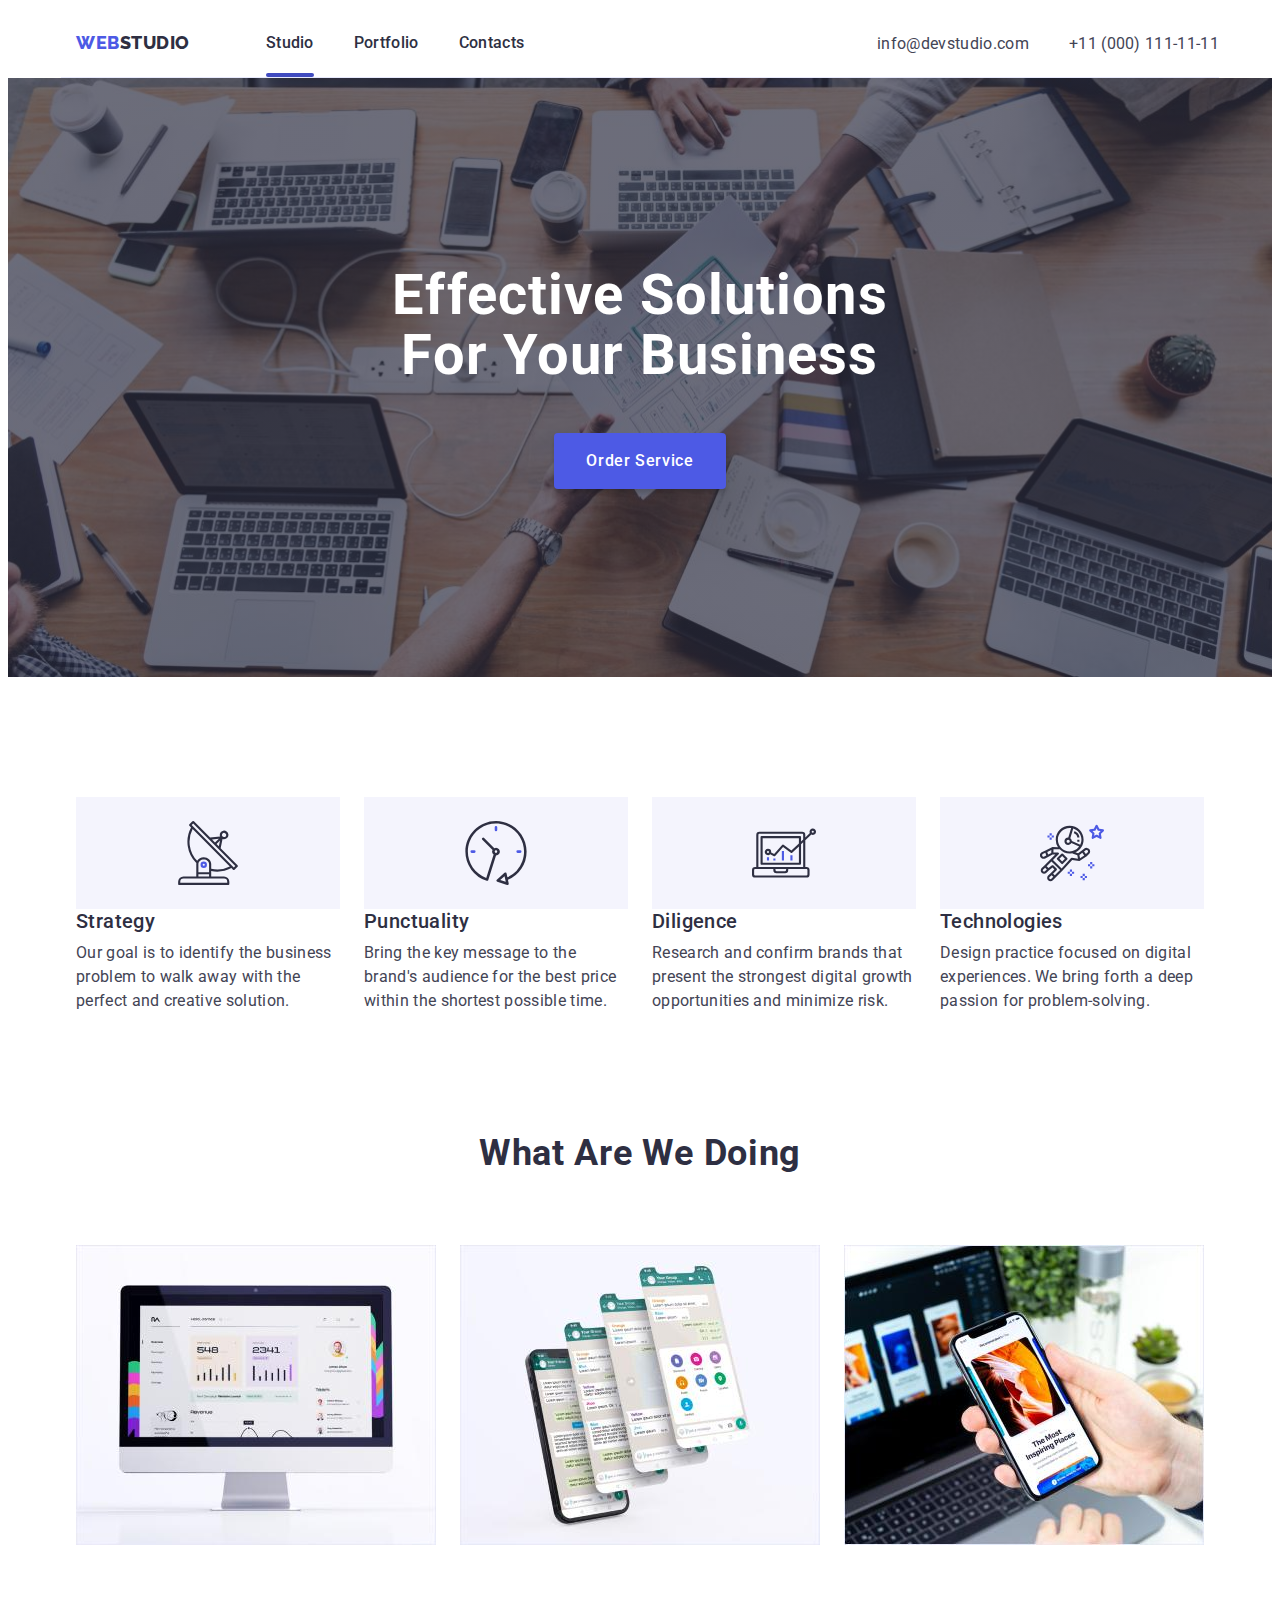
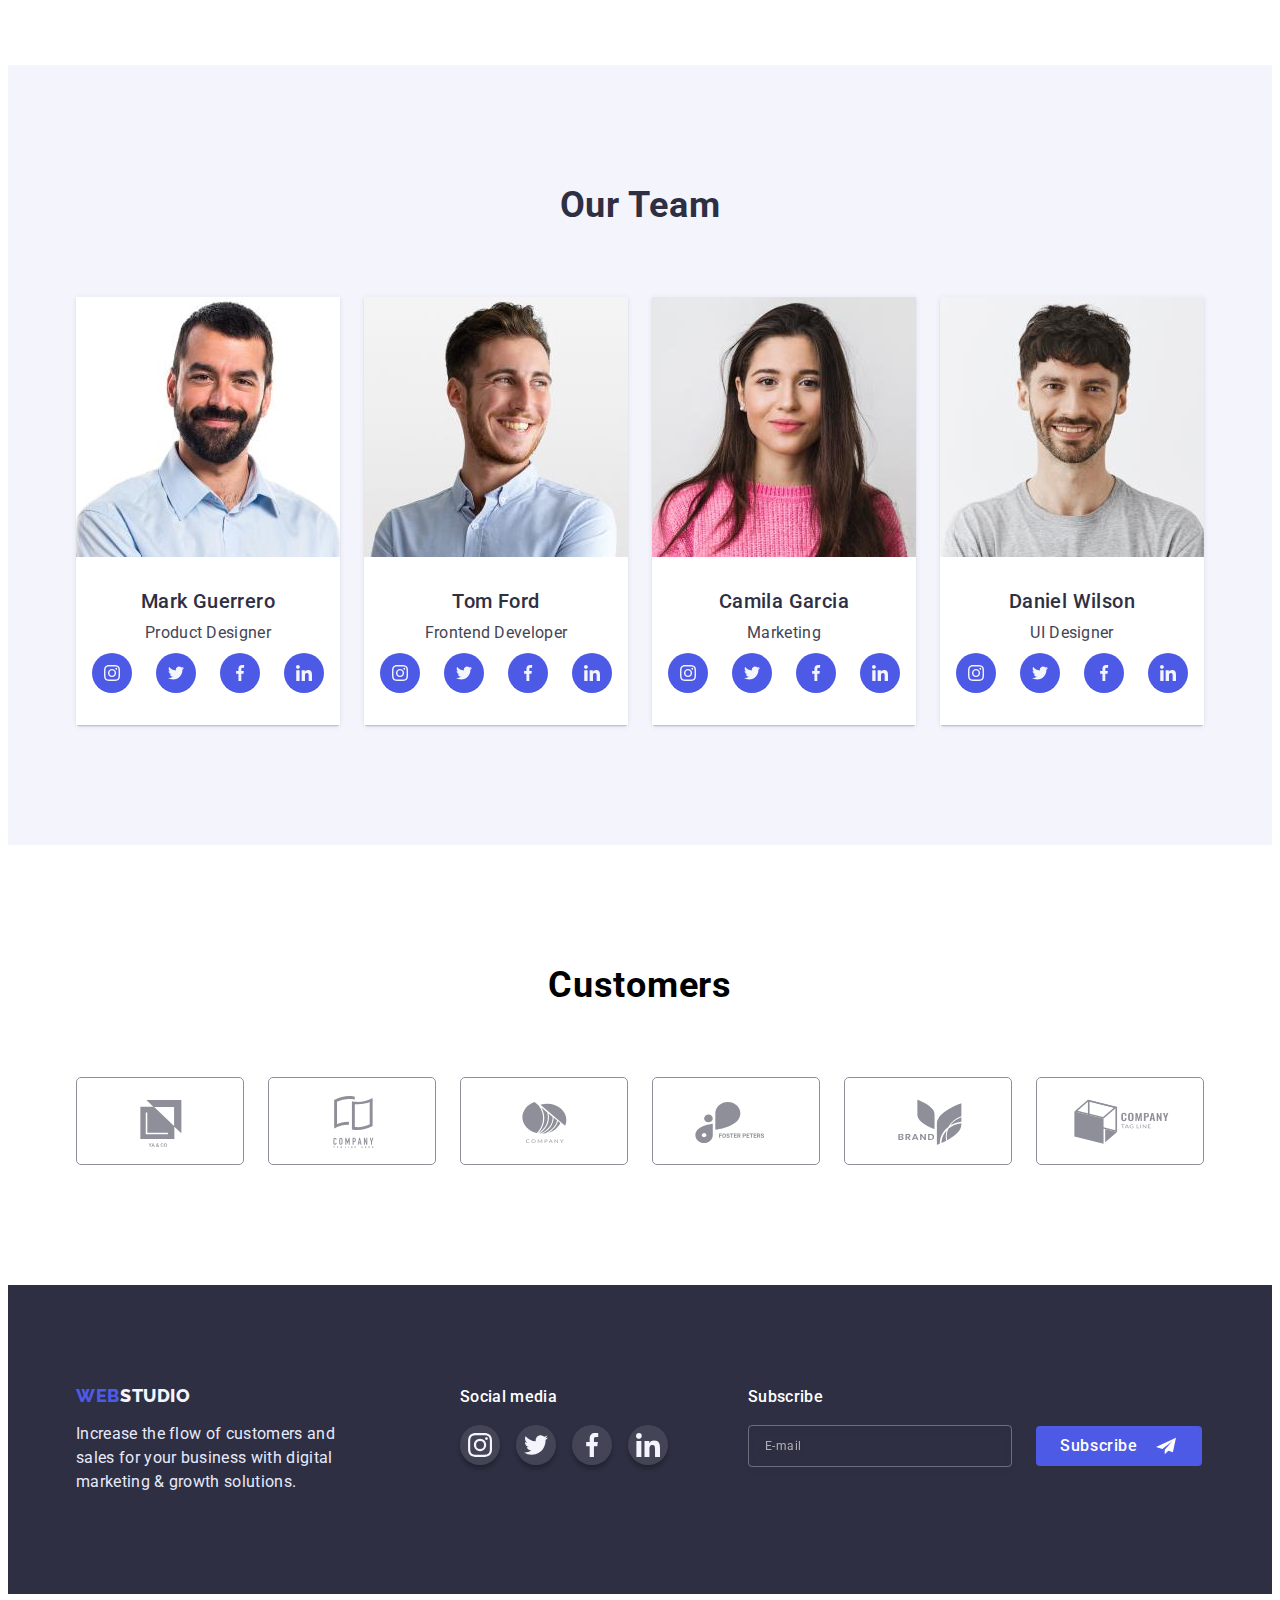
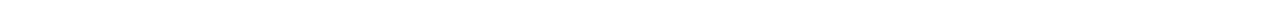
<file: index.html>
<!DOCTYPE html>
<html lang="en">
<head>
    <meta charset="UTF-8">
    <meta http-equiv="X-UA-Compatible" content="IE=edge">
    <meta name="viewport" content="width=device-width, initial-scale=1.0">
    <title>WebStudio</title>
    <link rel="stylesheet" href="https://cdnjs.cloudflare.com/ajax/libs/modern-normalize/1.1.0/modern-normalize.min.css" integrity="sha512-wpPYUAdjBVSE4KJnH1VR1HeZfpl1ub8YT/NKx4PuQ5NmX2tKuGu6U/JRp5y+Y8XG2tV+wKQpNHVUX03MfMFn9Q==" crossorigin="anonymous" referrerpolicy="no-referrer" />
    <link href="https://fonts.googleapis.com/css2?family=Raleway:wght@800&family=Roboto:wght@400;500;700;900&display=swap" rel="stylesheet">
    <link rel="stylesheet" href="./css/styles.css"/>
</head>
<body>
    <header class="header">
        <div class="container">
            <nav class="header-navigation">
                <a href="./index.html" class="header-logo"><span class="header-logoa">Web</span>Studio</a>
                <ul class="header-list">
                    <li class="header-item"><a href="./index.html" class="header-link current">Studio</a></li>
                    <li class="header-item"><a href="./portfolio.html" class="header-link">Portfolio</a></li>
                    <li class="header-item"><a href="/" class="header-link">Contacts</a></li>
                </ul>
                <button type="button" data-menu-open class="mobile-menu-open">
                    <svg class="mobile-icon" width="32" height="22">
                        <use href="./images/symbol-defs.svg#icon-menu"></use>
                    </svg>
                </button>
            </nav>
            <address>
                <ul class="header-adress">
                    <li><a href="mailto:info@devstudio.com" class="header-mail">info@devstudio.com</a></li>
                    <li><a href="tel:+110001111111" class="header-tel">+11 (000) 111-11-11</a></li>
                </ul>
            </address>
        </div>
        <div class="mob-menu is-hidden" data-menu>
            <div class="container">
                <div>
                    <button type="button" data-menu-close class="mob-menu-close">
                        <svg class="mob-menu-close-icon" width="8" height="8">
                            <use href="./images/symbol-defs.svg#icon-close-button"></use>
                        </svg>
                    </button>
                    <nav>
                        <ul class="mob-menu-list">
                            <li class="mob-menu-item"><a href="./index.html" class="mob-menu-link">Studio</a></li>
                            <li class="mob-menu-item"><a href="./portfolio.html" class="mob-menu-link">Portfolio</a></li>
                            <li class="mob-menu-item"><a href="#" class="mob-menu-link carrent">Contacts</a></li>
                        </ul>
                    </nav>
                </div>
                <div>
                    <address>
                        <ul class="mob-menu-adress">
                            <li><a href="mailto:info@devstudio.com" class="mob-menu-mail">info@devstudio.com</a></li>
                            <li><a href="tel:+110001111111" class="mob-menu-tel">+11 (000) 111-11-11</a></li>
                        </ul>
                    </address>
                    <ul class="mob-menu-soc-list list">
                        <li class="mob-menu-soc-item">
                            <a href="" class="mob-menu-soc-link">
                                <svg class="mob-menu-soc-link-icon" width="24" height="24">
                                    <use href="./images/symbol-defs.svg#icon-instagram"></use>
                                </svg>
                            </a>
                        </li>
                        <li class="mob-menu-soc-item">
                            <a href="" class="mob-menu-soc-link">
                                <svg class="mob-menu-soc-link-icon" width="24" height="24">
                                    <use href="./images/symbol-defs.svg#icon-twitter"></use>
                                </svg>
                            </a>
                        </li>
                        <li class="mob-menu-soc-item" >
                            <a href="" class="mob-menu-soc-link">
                                <svg class="mob-menu-soc-link-icon" width="24" height="24">
                                    <use href="./images/symbol-defs.svg#icon-facebook"></use>
                                </svg>
                            </a>
                        </li>
                        <li class="mob-menu-soc-item">
                            <a href="" class="mob-menu-soc-link">
                                <svg class="mob-menu-soc-link-icon" width="24" height="24">
                                    <use href="./images/symbol-defs.svg#icon-linkedin"></use>
                                </svg>
                            </a>
                        </li>
                    </ul>
                </div>
            </div>
        </div>
    </header>
    <main>
        <section class="hero">
            <div class="container">
                <h1 class="hero-title">Effective Solutions
                    for Your Business</h1>
                <button type="button" data-modal-open class="hero-button">Order Service</button>
            </div>
        </section>
        <section class="secondary">
            <div class="container">
                <h2 class="secondary-title">Our Features</h2>
                <ul class="secondary-list">
                    <li class="secondary-item">
                        <div class="secondary-item-link">
                            <svg class="secondary-item-icon" width="64" height="64">
                                <use href="./images/symbol-defs.svg#icon-antenna"></use>
                            </svg>
                        </div>
                        <h3 class="secondary-item-title">Strategy</h3>
                        <p class="secondary-item-description">Our goal is to identify the business
                            problem to walk away with the perfect and creative solution. </p>
                    </li>
                    <li class="secondary-item">
                        <div class="secondary-item-link">
                            <svg class="secondary-item-icon" width="64" height="64">
                                <use href="./images/symbol-defs.svg#icon-clock"></use>
                            </svg>
                        </div>
                        <h3 class="secondary-item-title">Punctuality</h3>
                        <p class="secondary-item-description">Bring the key message to the brand's audience for the best price within the shortest possible time.</p>
                    </li>
                    <li class="secondary-item">
                        <div class="secondary-item-link">
                            <svg class="secondary-item-icon" width="64" height="64">
                                <use href="./images/symbol-defs.svg#icon-diagram"></use>
                            </svg>
                        </div>
                        <h3 class="secondary-item-title">Diligence</h3>
                        <p class="secondary-item-description">Research and confirm brands that present the strongest digital growth opportunities and minimize risk.</p>
                    </li>
                    <li class="secondary-item">
                        <div class="secondary-item-link">
                            <svg class="secondary-item-icon" width="64" height="64">
                                <use href="./images/symbol-defs.svg#icon-astronaut"></use>
                            </svg>
                        </div>
                        <h3 class="secondary-item-title">Technologies</h3>
                        <p class="secondary-item-description">Design practice focused on digital experiences. We bring forth a deep passion for problem-solving.</p>
                    </li>
                </ul>
            </div>
        </section>
        <section class="third">
            <div class="container">
                <h2 class="third-title">What are we doing</h2>
                <ul class="third-list">
                    <li class="third-item"><img src="./images/img1.jpg"
                        srcset="./images/img1.jpg 1x, ./images/img1-2x.jpg 2x"
                        alt="desktop version" width="360" class="third-photo"></li>
                    <li class="third-item"><img src="./images/img2.jpg" 
                        srcset="./images/img2.jpg 1x, ./images/img2-2x.jpg 2x"
                        alt="phone version" width="360" class="third-photo"></li>
                    <li class="third-item"><img src="./images/img3.jpg" 
                        srcset="./images/img3.jpg 1x, ./images/img3-2x.jpg 2x"
                        alt="multiaccess photo" width="360" class="third-photo"></li>
                </ul>
            </div>
        </section>
        <section class="team">
            <div class="container">
                <h2 class="team-title">Our Team</h2>
                <ul class="team-list">
                    <li class="team-item">
                        <img src="./images/img4.jpg"
                        srcset="./images/img4.jpg 1x, ./images/img4-2x.jpg 2x"
                        alt="Mark Guerrero" width="264" class="team-photo">
                        <div class="team-item-text">
                            <h3 class="team-item-title">Mark Guerrero</h3>
                            <p class="team-item-description">Product Designer</p>
                            <ul class="team-item-text-list list">
                                <li class="team-item-text-item">
                                    <a href="" class="team-item-text-link">
                                        <svg class="team-item-text-link-icon" width="16" height="16">
                                            <use href="./images/symbol-defs.svg#icon-instagram"></use>
                                        </svg>
                                    </a>
                                </li>
                                <li class="team-item-text-item">
                                    <a href="" class="team-item-text-link">
                                        <svg class="team-item-text-link-icon" width="16" height="16">
                                            <use href="./images/symbol-defs.svg#icon-twitter"></use>
                                        </svg>
                                    </a>
                                </li>
                                <li class="team-item-text-item" >
                                    <a href="" class="team-item-text-link">
                                        <svg class="team-item-text-link-icon" width="16" height="16">
                                            <use href="./images/symbol-defs.svg#icon-facebook"></use>
                                        </svg>
                                    </a>
                                </li>
                                <li class="team-item-text-item">
                                    <a href="" class="team-item-text-link">
                                        <svg class="team-item-text-link-icon" width="16" height="16">
                                            <use href="./images/symbol-defs.svg#icon-linkedin"></use>
                                        </svg>
                                    </a>
                                </li>
                            </ul>
                        </div>
                    </li>
                    <li class="team-item">
                        <img src="./images/img5.jpg"
                        srcset="./images/img5.jpg 1x, ./images/img5-2x.jpg 2x"
                        alt="Tom Ford" width="264" class="team-photo">
                            <div class="team-item-text">
                                <h3 class="team-item-title">Tom Ford</h3>
                                <p class="team-item-description">Frontend Developer</p>
                                <ul class="team-item-text-list list">
                                    <li class="team-item-text-item">
                                        <a href="" class="team-item-text-link">
                                            <svg class="team-item-text-link-icon" width="16" height="16">
                                                <use href="./images/symbol-defs.svg#icon-instagram"></use>
                                            </svg>
                                        </a>
                                    </li>
                                    <li class="team-item-text-item">
                                        <a href="" class="team-item-text-link">
                                            <svg class="team-item-text-link-icon" width="16" height="16">
                                                <use href="./images/symbol-defs.svg#icon-twitter"></use>
                                            </svg>
                                        </a>
                                    </li>
                                    <li class="team-item-text-item" >
                                        <a href="" class="team-item-text-link">
                                            <svg class="team-item-text-link-icon" width="16" height="16">
                                                <use href="./images/symbol-defs.svg#icon-facebook"></use>
                                            </svg>
                                        </a>
                                    </li>
                                    <li class="team-item-text-item">
                                        <a href="" class="team-item-text-link">
                                            <svg class="team-item-text-link-icon" width="16" height="16">
                                                <use href="./images/symbol-defs.svg#icon-linkedin"></use>
                                            </svg>
                                        </a>
                                    </li>
                                </ul>
                            </div>
                    </li>
                    <li class="team-item">
                        <img src="./images/img6.jpg" 
                        srcset="./images/img6.jpg 1x, ./images/img6-2x.jpg 2x"
                        alt="Camila Garcia" width="264" class="team-photo">
                            <div class="team-item-text">
                                <h3 class="team-item-title">Camila Garcia</h3>
                                <p class="team-item-description">Marketing</p>
                                <ul class="team-item-text-list list">
                                    <li class="team-item-text-item">
                                        <a href="" class="team-item-text-link">
                                            <svg class="team-item-text-link-icon" width="16" height="16">
                                                <use href="./images/symbol-defs.svg#icon-instagram"></use>
                                            </svg>
                                        </a>
                                    </li>
                                    <li class="team-item-text-item">
                                        <a href="" class="team-item-text-link">
                                            <svg class="team-item-text-link-icon" width="16" height="16">
                                                <use href="./images/symbol-defs.svg#icon-twitter"></use>
                                            </svg>
                                        </a>
                                    </li>
                                    <li class="team-item-text-item" >
                                        <a href="" class="team-item-text-link">
                                            <svg class="team-item-text-link-icon" width="16" height="16">
                                                <use href="./images/symbol-defs.svg#icon-facebook"></use>
                                            </svg>
                                        </a>
                                    </li>
                                    <li class="team-item-text-item">
                                        <a href="" class="team-item-text-link">
                                            <svg class="team-item-text-link-icon" width="16" height="16">
                                                <use href="./images/symbol-defs.svg#icon-linkedin"></use>
                                            </svg>
                                        </a>
                                    </li>
                                </ul>
                           </div>
                    </li>
                    <li class="team-item">
                        <img src="./images/img7.jpg" 
                        srcset="./images/img7.jpg 1x, ./images/img7-2x.jpg 2x"
                        alt="Daniel Wilson" width="264" class="team-photo">
                            <div class="team-item-text">
                                <h3 class="team-item-title">Daniel Wilson</h3>
                                <p class="team-item-description">UI Designer</p>
                                <ul class="team-item-text-list list">
                                    <li class="team-item-text-item">
                                        <a href="" class="team-item-text-link">
                                            <svg class="team-item-text-link-icon" width="16" height="16">
                                                <use href="./images/symbol-defs.svg#icon-instagram"></use>
                                            </svg>
                                        </a>
                                    </li>
                                    <li class="team-item-text-item">
                                        <a href="" class="team-item-text-link">
                                            <svg class="team-item-text-link-icon" width="16" height="16">
                                                <use href="./images/symbol-defs.svg#icon-twitter"></use>
                                            </svg>
                                        </a>
                                    </li>
                                    <li class="team-item-text-item" >
                                        <a href="" class="team-item-text-link">
                                            <svg class="team-item-text-link-icon" width="16" height="16">
                                                <use href="./images/symbol-defs.svg#icon-facebook"></use>
                                            </svg>
                                        </a>
                                    </li>
                                    <li class="team-item-text-item">
                                        <a href="" class="team-item-text-link">
                                            <svg class="team-item-text-link-icon" width="16" height="16">
                                                <use href="./images/symbol-defs.svg#icon-linkedin"></use>
                                            </svg>
                                        </a>
                                    </li>
                                </ul>
                           </div>
                    </li>
                </ul>
            </div>
        </section>
        <section class="fourth">
            <div class="container">
                <h2 class="fourth-header">Customers</h2>
                <ul class="fourth-list list">
                    <li class="fourth-item">
                        <a href="" class="fourth-item-link">
                            <svg class="fourth-item-icon" width="104" height="56" >
                                <use href="./images/symbol-defs.svg#icon-Logo1"></use>
                            </svg>
                        </a></li>
                    <li class="fourth-item">
                        <a href="" class="fourth-item-link">
                            <svg class="fourth-item-icon" width="104" height="56">
                                <use href="./images/symbol-defs.svg#icon-Logo2"></use>
                            </svg>
                        </a></li>
                    <li class="fourth-item">
                        <a href="" class="fourth-item-link">
                            <svg class="fourth-item-icon" width="104" height="56">
                                <use href="./images/symbol-defs.svg#icon-Logo3"></use>
                            </svg>
                        </a></li>
                    <li class="fourth-item">
                        <a href="" class="fourth-item-link">
                            <svg class="fourth-item-icon" width="104" height="56">
                                <use href="./images/symbol-defs.svg#icon-Logo4"></use>
                            </svg>
                        </a></li>
                    <li class="fourth-item">
                        <a href="" class="fourth-item-link">
                            <svg class="fourth-item-icon" width="104" height="56">
                                <use href="./images/symbol-defs.svg#icon-Logo5"></use>
                            </svg>
                        </a>
                    </li>
                    <li class="fourth-item">
                        <a href="" class="fourth-item-link">
                            <svg class="fourth-item-icon" width="104" height="56">
                                <use href="./images/symbol-defs.svg#icon-Logo6"></use>
                            </svg>
                        </a>
                    </li>
                </ul>
            </div>
        </section>
    </main>
    <footer class="footer">
        <div class="footer-container container">
            <div class="footer-info-column">
                <a href="./index.html" class="footer-logo"><span class="footer-logoa">Web</span>Studio</a>
                <p class="footer-description">Increase the flow of customers and sales for your business with digital marketing & growth solutions.</p>
            </div>
            <div class="footer-social-column">
                <h3 class="footer-social-header">Social media</h3>
                <ul class="footer-social-list list">
                    <li class="footer-social-item">
                        <a href="" class="footer-social-link">
                            <svg class="footer-social-icon" width="24" height="24">
                                <use href="./images/symbol-defs.svg#icon-instagramfooter"></use>
                            </svg>
                        </a>
                    </li>
                    <li class="footer-social-item">
                        <a href="" class="footer-social-link">
                            <svg class="footer-social-icon" width="24" height="24">
                                <use href="./images/symbol-defs.svg#icon-twitterfooter"></use>
                            </svg>
                        </a>
                    </li>
                    <li class="footer-social-item">
                        <a href="" class="footer-social-link">
                            <svg class="footer-social-icon" width="24" height="24">
                                <use href="./images/symbol-defs.svg#icon-facebookfooter"></use>
                            </svg>
                        </a>
                    </li>
                    <li class="footer-social-item">
                        <a href="" class="footer-social-link">
                            <svg class="footer-social-icon" width="24" height="24">
                                <use href="./images/symbol-defs.svg#icon-linkedinfooter"></use>
                            </svg>
                        </a>
                    </li>
                </ul>
            </div>
            <div class="footer-feedback">
                <h3 class="footer-feedback-header">Subscribe</h3>
                <div class="feedback-input-section">
                    <form class="footer-form">
                        <input class="footer-mail" type="email" name="footer-mail" placeholder="E-mail">
                        <button class="footer-button" type="submit">Subscribe
                            <svg class="button-icon" width="24" height="20">
                                <use href="./images/symbol-defs.svg#icon-telegram"></use>
                            </svg>
                        </button>
                    </form>
                </div>
            </div>
        </div>
    </footer>
    <div class="backdrop is-hidden" data-modal>
        <div class="modal">
            <button class="modal-close" data-modal-close type="button">
                <svg width="8" height="8">
                    <use href="./images/symbol-defs.svg#icon-close-button"></use>
                </svg>
            </button>
            <h3 class="head-form">Leave your contacts and we will call you back</h3>
            <form action="#" class="contact-form">
                <div class="modal-field">
                    <label for="name" class="name-form">Name</label>
                    <div class="input-wrap">
                        <input 
                        class="input-name-form"
                        type="text" 
                        name="name"
                        id="name"
                        autofocus
                        required
                        />
                        <svg class="modal-input-icon" width="18" height="18">
                            <use href="./images/symbol-defs.svg#icon-person-modal"></use>
                        </svg>
                    </div>
                </div>
                <div class="modal-field">
                    <label for="tel" class="tel-form">Phone</label>
                    <div class="input-wrap">
                        <input 
                        class="input-form"
                        type="tel" 
                        name="tel"
                        id="tel"
                        />
                        <svg class="modal-input-icon" width="18" height="24">
                            <use href="./images/symbol-defs.svg#icon-phone-modal"></use>
                        </svg>
                    </div>
                </div>
                <div class="modal-field">
                    <label for="email" class="email-form">Email</label>
                    <div class="input-wrap">
                        <input 
                        class="input-form"
                        type="email" 
                        name="email"
                        id="email"
                        />
                        <svg class="modal-input-icon" width="18" height="24">
                            <use href="./images/symbol-defs.svg#icon-email-modal"></use>
                        </svg>
                    </div>
                </div>
                <div class="modal-field">
                    <label for="comment" class="comment-form">Comment</label>
                    <textarea 
                    class="input-comment-form" 
                    placeholder="Text input" 
                    name="comment" 
                    id="comment"
                    ></textarea>
                </div>
                <div class="modal-privacy-field">
                    <input 
                    class="input-privacy-form" 
                    type="checkbox" 
                    required 
                    name="privacy-check"
                    id="privacy-check"
                    />
                    <label for="privacy-check" class="privacy-form">
                        <span>
                            <svg class="check-icon" width="10" height="8">
                                <use href="./images/symbol-defs.svg#icon-check"></use>
                            </svg>
                        </span>
                        I accept the terms and conditions of the<a href="/">Privacy Policy</a>
                    </label>
                </div>
                <button class="button-form" type="submit">Send</button>
            </form>
        </div>
    </div>
    <script src="./js/modal.js"></script>
    <script src="./js/menu.js"></script>
</body>
</html>
</file>
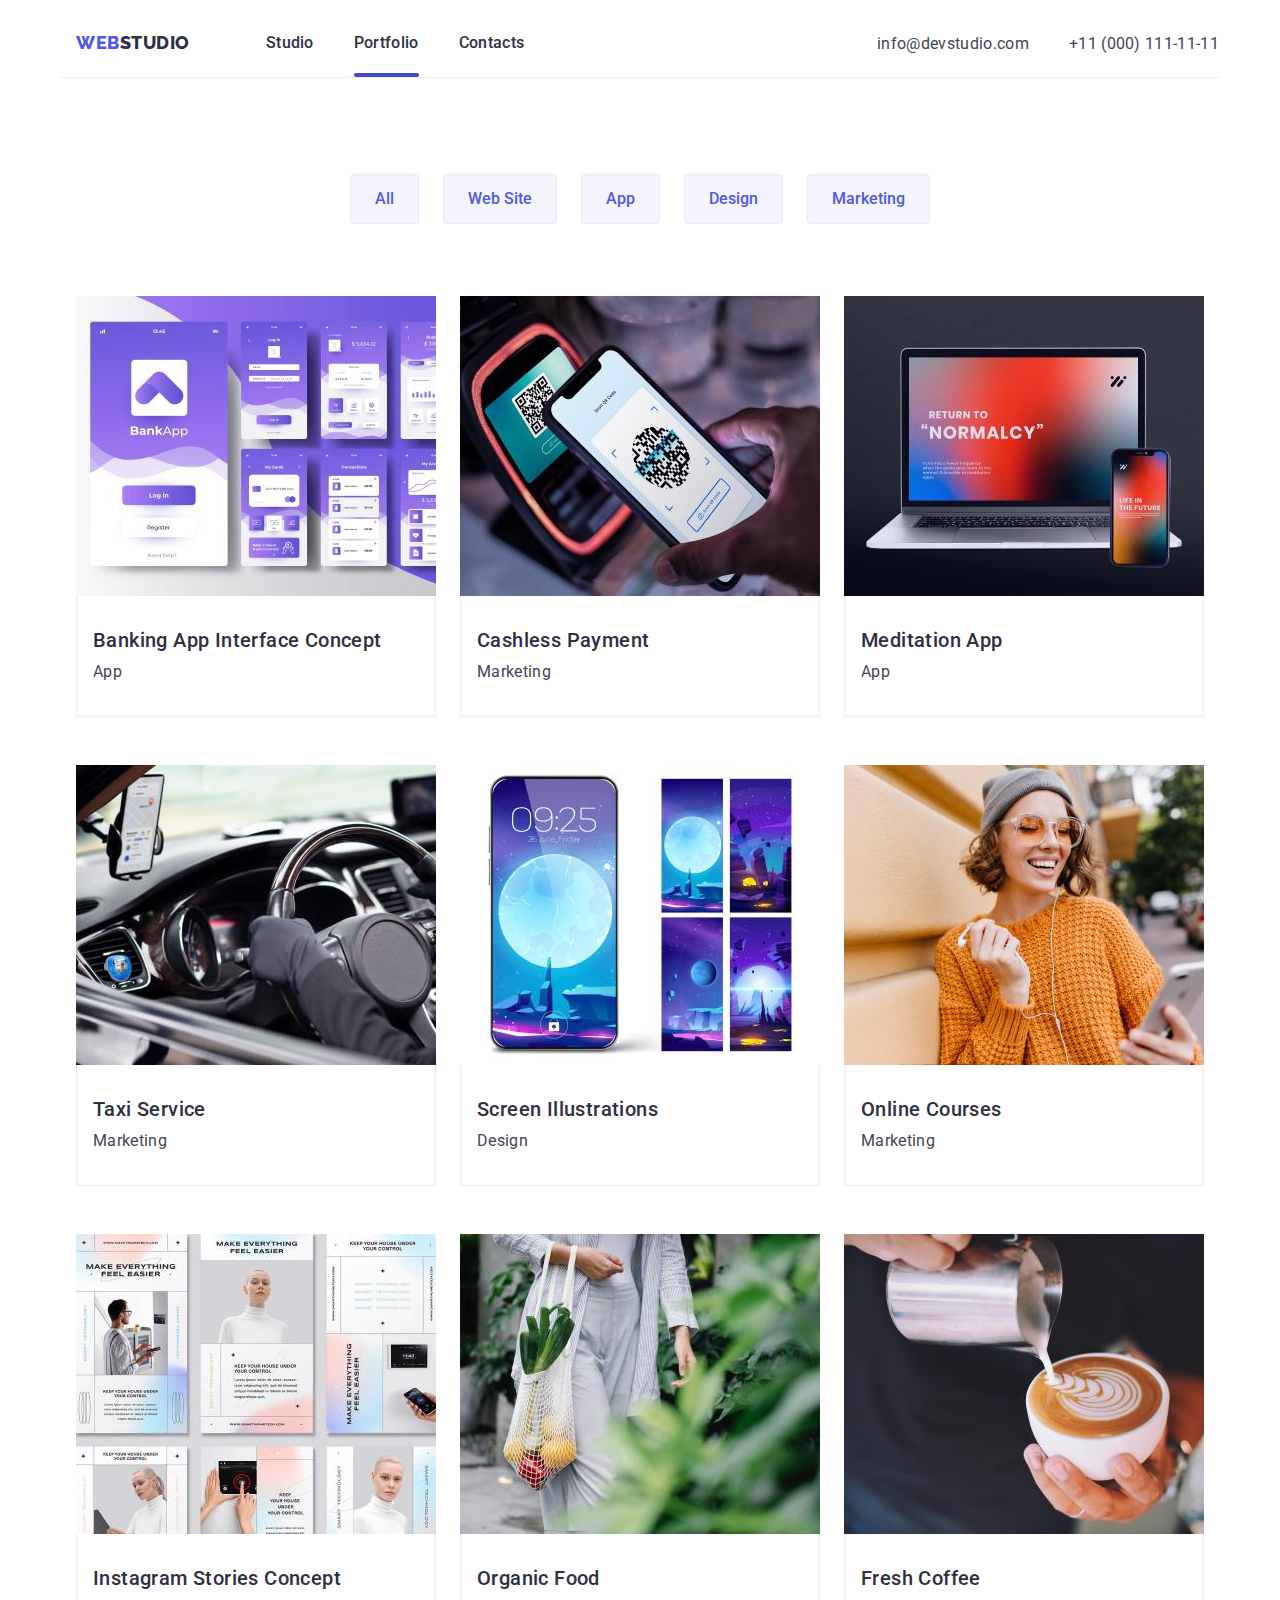
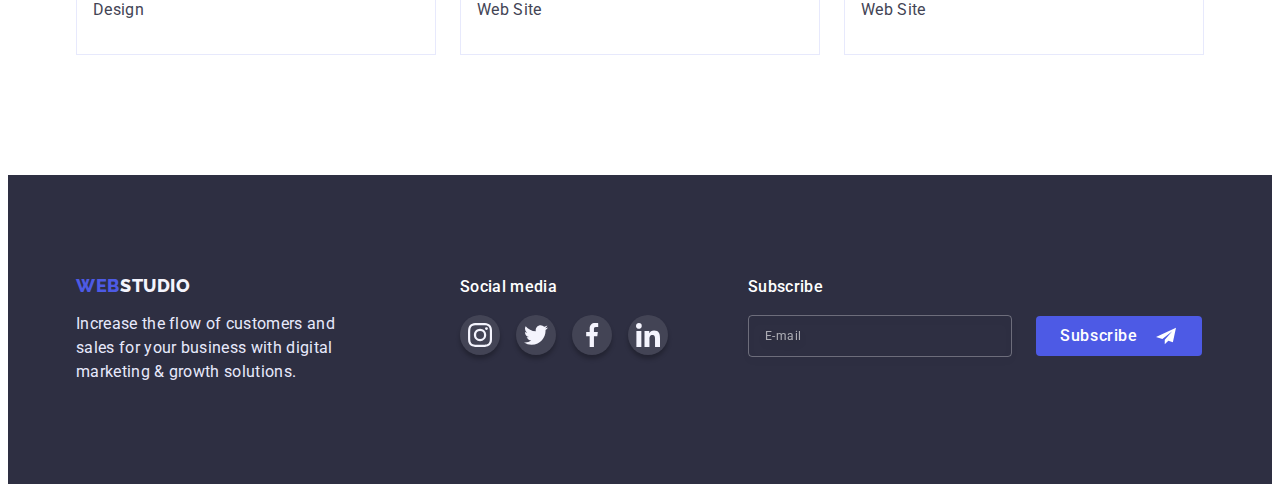
<file: portfolio.html>
<!DOCTYPE html>
<html lang="en">
<head>
    <meta charset="UTF-8">
    <meta http-equiv="X-UA-Compatible" content="IE=edge">
    <meta name="viewport" content="width=device-width, initial-scale=1.0">
    <title>WebStudio</title>
    <link rel="stylesheet" href="https://cdnjs.cloudflare.com/ajax/libs/modern-normalize/1.1.0/modern-normalize.min.css" integrity="sha512-wpPYUAdjBVSE4KJnH1VR1HeZfpl1ub8YT/NKx4PuQ5NmX2tKuGu6U/JRp5y+Y8XG2tV+wKQpNHVUX03MfMFn9Q==" crossorigin="anonymous" referrerpolicy="no-referrer" />
    <link href="https://fonts.googleapis.com/css2?family=Raleway:wght@800&family=Roboto:wght@400;500;700;900&display=swap" rel="stylesheet">
    <link rel="stylesheet" href="./css/styles.css"/>
</head>
<body>
    <header class="header">
        <div class="container">
            <nav class="header-navigation">
                <a href="./index.html" class="header-logo"><span class="header-logoa">Web</span>Studio</a>
                <ul class="header-list">
                    <li class="header-item"><a href="./index.html" class="header-link">Studio</a></li>
                    <li class="header-item"><a href="./portfolio.html" class="header-link current">Portfolio</a></li>
                    <li class="header-item"><a href="/" class="header-link">Contacts</a></li>
                </ul>
            </nav>
            <address>
                <ul class="header-adress">
                    <li><a href="mailto:info@devstudio.com" class="header-mail">info@devstudio.com</a></li>
                    <li><a href="tel:+110001111111" class="header-tel">+11 (000) 111-11-11</a></li>
                </ul>
            </address>
        </div> 
    </header>
    <main>
        <section class="portfolio">
            <div class="container">
                <h1 class="portfolio-header">Portfolio</h1>
                <ul class="portfolio-list">
                    <li class="portfolio-item"><button type="button" class="portfolio-button">All</button></li>
                    <li class="portfolio-item"><button type="button" class="portfolio-button">Web Site</button></li>
                    <li class="portfolio-item"><button type="button" class="portfolio-button">App</button></li>
                    <li class="portfolio-item"><button type="button" class="portfolio-button">Design</button></li>
                    <li class="portfolio-item"><button type="button" class="portfolio-button">Marketing</button></li>
                </ul>
                <ul class="gallery-list">
                    <li class="gallery-item">
                        <a class="gallery-item-link">
                            <div class="gallery-item-top">
                                <img src="./images/img8.jpg" alt="Banking app" width="360">
                                <p class="gallery-image-text">14 Stylish and User-Friendly App Design Concepts · Task Manager App · Calorie Tracker App · Exotic Fruit Ecommerce App · Cloud Storage App</p>
                            </div>
                            <div class="gallery-item-text">
                                <h3 class="gallery-item-header">Banking App Interface Concept</h3>
                                <p class="gallery-item-description">App</p>
                            </div>
                        </a>
                    </li>
                    <li class="gallery-item">
                        <a class="gallery-item-link">
                            <div class="gallery-item-top">
                                <img src="./images/img9.jpg" alt="Payment review" width="360">
                                <p class="gallery-image-text">14 Stylish and User-Friendly App Design Concepts · Task Manager App · Calorie Tracker App · Exotic Fruit Ecommerce App · Cloud Storage App</p>
                            </div>
                            <div class="gallery-item-text">
                                <h3 class="gallery-item-header">Cashless Payment</h3>
                                <p class="gallery-item-description">Marketing</p>
                            </div>
                        </a>
                    </li>
                    <li class="gallery-item">
                        <a class="gallery-item-link">
                            <div class="gallery-item-top">
                                <img src="./images/img10.jpg" alt="Meditation app" width="360">
                                <p class="gallery-image-text">14 Stylish and User-Friendly App Design Concepts · Task Manager App · Calorie Tracker App · Exotic Fruit Ecommerce App · Cloud Storage App</p>
                            </div>
                            <div class="gallery-item-text">
                                <h3 class="gallery-item-header">Meditation App</h3>
                                <p class="gallery-item-description">App</p>
                            </div>
                        </a>
                    </li>
                    <li class="gallery-item">
                        <a class="gallery-item-link">
                            <div class="gallery-item-top">
                                <img src="./images/img11.jpg" alt="Taxi" width="360">
                                <p class="gallery-image-text">14 Stylish and User-Friendly App Design Concepts · Task Manager App · Calorie Tracker App · Exotic Fruit Ecommerce App · Cloud Storage App</p>
                            </div>
                            <div class="gallery-item-text">
                                <h3 class="gallery-item-header">Taxi Service</h3>
                                <p class="gallery-item-description">Marketing</p>
                            </div>
                        </a>
                    </li>
                    <li class="gallery-item">
                        <a class="gallery-item-link">
                            <div class="gallery-item-top">
                                <img src="./images/img12.jpg" alt="Screen illu" width="360">
                                <p class="gallery-image-text">14 Stylish and User-Friendly App Design Concepts · Task Manager App · Calorie Tracker App · Exotic Fruit Ecommerce App · Cloud Storage App</p>
                            </div>
                            <div class="gallery-item-text">
                                <h3 class="gallery-item-header">Screen Illustrations</h3>
                                <p class="gallery-item-description">Design</p>
                            </div>
                        </a>
                    </li>
                    <li class="gallery-item">
                        <a class="gallery-item-link">
                            <div class="gallery-item-top">
                                <img src="./images/img13.jpg" alt="Online preferences" width="360">
                                <p class="gallery-image-text">14 Stylish and User-Friendly App Design Concepts · Task Manager App · Calorie Tracker App · Exotic Fruit Ecommerce App · Cloud Storage App</p>
                            </div>
                            <div class="gallery-item-text">
                                <h3 class="gallery-item-header">Online Courses</h3>
                                <p class="gallery-item-description">Marketing</p>
                            </div>
                        </a>
                    </li>
                    <li class="gallery-item">
                        <a class="gallery-item-link">
                            <div class="gallery-item-top">
                                <img src="./images/img14.jpg" alt="Stories" width="360">
                                <p class="gallery-image-text">14 Stylish and User-Friendly App Design Concepts · Task Manager App · Calorie Tracker App · Exotic Fruit Ecommerce App · Cloud Storage App</p>
                            </div>
                            <div class="gallery-item-text">
                                <h3 class="gallery-item-header">Instagram Stories Concept</h3>
                                <p class="gallery-item-description">Design</p>
                            </div>
                        </a>
                    </li>
                    <li class="gallery-item">
                        <a class="gallery-item-link">
                            <div class="gallery-item-top">
                                <img src="./images/img15.jpg" alt="Organic" width="360">
                                <p class="gallery-image-text">14 Stylish and User-Friendly App Design Concepts · Task Manager App · Calorie Tracker App · Exotic Fruit Ecommerce App · Cloud Storage App</p>
                            </div>
                            <div class="gallery-item-text">
                                <h3 class="gallery-item-header">Organic Food</h3>
                                <p class="gallery-item-description">Web Site</p>
                            </div>
                        </a>
                    </li>
                    <li class="gallery-item">
                        <a class="gallery-item-link">
                            <div class="gallery-item-top">
                                <img src="./images/img16.jpg" alt="Coffee" width="360">
                                <p class="gallery-image-text">14 Stylish and User-Friendly App Design Concepts · Task Manager App · Calorie Tracker App · Exotic Fruit Ecommerce App · Cloud Storage App</p>
                            </div>
                            <div class="gallery-item-text">
                                <h3 class="gallery-item-header">Fresh Coffee</h3>
                                <p class="gallery-item-description">Web Site</p>
                            </div>
                        </a>
                    </li>
                </ul>
            </div>
        </section>
    </main>
    <footer class="footer">
        <div class="footer-container container">
            <div class="footer-info-column">
                <a href="./index.html" class="footer-logo"><span class="footer-logoa">Web</span>Studio</a>
                <p class="footer-description">Increase the flow of customers and sales for your business with digital marketing & growth solutions.</p>
            </div>
            <div class="footer-social-column">
                <h3 class="footer-social-header">Social media</h3>
                <ul class="footer-social-list list">
                    <li class="footer-social-item">
                        <a href="" class="footer-social-link">
                            <svg class="footer-social-icon" width="24" height="24">
                                <use href="./images/symbol-defs.svg#icon-instagramfooter"></use>
                            </svg>
                        </a>
                    </li>
                    <li class="footer-social-item">
                        <a href="" class="footer-social-link">
                            <svg class="footer-social-icon" width="24" height="24">
                                <use href="./images/symbol-defs.svg#icon-twitterfooter"></use>
                            </svg>
                        </a>
                    </li>
                    <li class="footer-social-item">
                        <a href="" class="footer-social-link">
                            <svg class="footer-social-icon" width="24" height="24">
                                <use href="./images/symbol-defs.svg#icon-facebookfooter"></use>
                            </svg>
                        </a>
                    </li>
                    <li class="footer-social-item">
                        <a href="" class="footer-social-link">
                            <svg class="footer-social-icon" width="24" height="24">
                                <use href="./images/symbol-defs.svg#icon-linkedinfooter"></use>
                            </svg>
                        </a>
                    </li>
                </ul>
            </div>
            <div class="footer-feedback">
                <h3 class="footer-feedback-header">Subscribe</h3>
                <div class="feedback-input-section">
                    <form class="footer-form">
                        <input class="footer-mail" type="email" name="footer-mail" placeholder="E-mail">
                        <button class="footer-button" type="submit">Subscribe
                            <svg class="button-icon" width="24" height="20">
                                <use href="./images/symbol-defs.svg#icon-telegram"></use>
                            </svg>
                        </button>
                    </form>
                </div>
            </div>
        </div>
    </footer>
    
</body>
</html>
</file>
<file: css/styles.css>
*,
*::before,
*::after {
  box-sizing: border-box;
}
.container {
    width:100%;
    margin: 0;
    padding: 0 16px;
    min-width: 320px;
}
h1, 
h2, 
h3, 
h4, 
h5, 
h6, 
p {
    margin:0;
}
ul {
    margin:0;
    padding-left: 0;
}
.list {
    list-style-type:none;
}
img {
    display:block;
    margin: 0;
}

.no-scroll {
    overflow: hidden;
}
.body {
    font-family: 'Roboto', sans-serif;
    background-color:#FFFFFF;
    color: #2E2F42;
}
.header>.container {
    background-color: #FFFFFF;
    width: 100%;
    position: absolute;

}
.header {
    border-bottom: 1px solid #E7E9FC;
    width: 100%;

}

.header-navigation {
    display: flex;
    flex-direction: row;
    align-items: center;
}
.header-list {
    display:none;
}

.header-logoa {
    text-decoration: none;
    font-family: 'Raleway';
    font-style: normal;
    font-weight: 800;
    font-size: 18px;
    line-height: 21px;
    letter-spacing: 0.03em;
    text-transform: uppercase;
    color: #4D5AE5;
    
}
.header-logo {
    text-decoration: none;
    font-family: 'Raleway';
    font-style: normal;
    font-weight: 800;
    font-size: 18px;
    line-height: 21px;
    letter-spacing: 0.03em;
    text-transform: uppercase;
    color: #2E2F42;
    padding: 24px 0;
    position: relative;
    left:0;
}
.header-adress {
    display: none;
}

.mobile-menu-open {
    display: block;
    margin-left: auto;
    border: none;
    background-color: #FFFFFF;
}

.mobile-icon {
    background-color: #FFFFFF;
    stroke: black;
    display: flex;
    justify-content: center;
    align-items: center;

}

.mobile-menu {
    width: 32px;
    height: 22px;
    padding:0;
    border:0;
    border-radius:4px;
}


.mob-menu {
    position: fixed;
    top:0;
    z-index: 1;
    width: 100%;
    height: 100vh;
    background-color: #FFFFFF;
    box-shadow: 0px 2px 1px rgba(46, 47, 66, 0.08), 0px 1px 1px rgba(46, 47, 66, 0.16), 0px 1px 6px rgba(46, 47, 66, 0.08);
}

.mob-menu .container {
    height: 100%;
    display: flex;
    flex-direction: column;
    justify-content: space-between;
    padding: 40px;
    overflow-y: auto;
}

.mob-menu-close {
    display: block;
    margin-left: auto;
    display: flex;
    align-items: center;
    justify-content: center;
    width: 24px;
    height: 24px;
    border: 1px solid rgba(0, 0, 0, 0.1);
    background-color: #E7E9FC;
    border-radius: 50%;
    margin-bottom: 16px;
}
.mob-menu-close-icon {
    fill: #000000;


}
.mob-menu-list {
    list-style-type: none;
    display: flex;
    flex-direction: column;
    gap:40px;
}

.mob-menu-item {
    font-family: 'Roboto';
    font-style: normal;
    font-weight: 700;
    font-size: 36px;
    line-height: 40px;
    letter-spacing: 0.02em;
    text-transform: capitalize;
    color: #2E2F42;
}
.mob-menu-link {
    text-decoration: none;
    color: #2E2F42;
}
.carrent {
    color: #404BBF;
}

.mob-menu-adress {
    list-style-type: none;
    display: flex;
    flex-direction:column-reverse;
    gap: 40px;
    margin-bottom: 48px;
}
.mob-menu-mail {
    text-decoration: none;
    font-family: 'Roboto';
    font-style: normal;
    font-weight: 500;
    font-size: 20px;
    line-height: 24px;
    
    letter-spacing: 0.02em;
    
    
    color: #434455;
}
.mob-menu-tel {
    font-family: 'Roboto';
    font-style: normal;
    font-weight: 600;
    font-size: 25px;
    line-height: 40px;
    text-decoration: none;
    text-transform: capitalize;


    color: #4D5AE5;

}
.mob-menu-soc-list {
    display: flex;
    gap: 30px;
}

.mob-menu-soc-item {
    display: flex;
    justify-content: center;
    align-items: center;
    width: 40px;
    height: 40px;
    background: #4D5AE5;
    border-radius: 50%;
    border: none;

}
.mob-menu-soc-link {

}
.mob-menu-soc-link-icon {
    width: 100%;
    height: 100%;
    fill: #F4F4FD;

}



.mobile-menu-icon {

    fill: black;
}

.hero {

    background-image:
    linear-gradient(
        rgba(46, 47, 66, 0.7),
        rgba(46, 47, 66, 0.7)
    ),
    url(../images/hero-bg-mob.jpg);
    background-size: cover;
    background-position:center;
    background-repeat:no-repeat;
    padding: 112px 0;
}

@media (min-device-pixel-ratio: 2),
    (min-resolution:192dpi),
    (min-resolution:2dppx) {
        .hero {
            background-image:     
            linear-gradient(
                rgba(46, 47, 66, 0.7),
                rgba(46, 47, 66, 0.7)
            ),
            url(../images/hero-bg-mob-2x.jpg);
        }
}

.hero-title {

    font-family: 'Roboto';
    font-style: normal;
    font-weight: 700;
    font-size: 30px;
    line-height: 40px;
    /* or 111% */
    
    text-align: center;
    letter-spacing: 0.02em;
    text-transform: capitalize;
    
    color: #FFFFFF;
    margin-bottom:72px;
    max-width: 320px;
    margin-left:auto;
    margin-right:auto;
    
}

.hero-button {

    color: #FFFFFF;
    background: #4D5AE5;
    border: 0px;
    box-shadow: 0px 4px 4px rgba(0, 0, 0, 0.15);
    border-radius: 4px;
    cursor:pointer;
    font-family: 'Roboto';
    font-style: normal;
    font-weight: 500;
    font-size: 16px;
    line-height: 24px;
    /* identical to box height, or 150% */
    
    display: flex;
    align-items: center;
    letter-spacing: 0.04em;
    
    color: #FFFFFF;
    
    padding: 16px 32px;
    margin: 0 auto;
    transition: background-color 250ms cubic-bezier(0.4, 0, 0.2, 1);
}
.hero-button:hover,
.hero-button:focus {
    background-color: #404BBF;
    box-shadow: 0px 4px 4px rgba(0, 0, 0, 0.15);
    border-radius: 4px;
    cursor:pointer;
}
.secondary {
    background-color: #FFFFFF;
    padding: 96px 0;
}
.secondary-title {
    font-family: 'Roboto';
    font-style: normal;
    font-weight: 700;
    font-size: 36px;
    line-height: 40px;
/* identical to box height, or 111% */

    text-align: center;
    letter-spacing: 0.02em;
    text-transform: capitalize;

/* NAVY BLUE */

    color: #2E2F42;
    display:none;
}
.secondary-list {
    list-style-type:none;
    display:flex;
    flex-direction: column;
    gap:72px;
}
.secondary-item {
}
.secondary-item-link {
    display:none;
}
.secondary-item-icon {
}

.secondary-item-title {
    font-family: 'Roboto';
    font-style: normal;
    font-weight: 700;
    font-size: 36px;
    line-height: 40px;
    /* identical to box height, or 111% */
    
    text-align: center;
    letter-spacing: 0.02em;
    text-transform: capitalize;
    
    /* NAVY BLUE */
    
    color: #2E2F42;
    margin-bottom: 8px;
}
.secondary-item-description {


/* Body */

    font-family: 'Roboto';
    font-style: normal;
    font-weight: 500;
    font-size: 16px;
    line-height: 24px;
/* or 150% */

    letter-spacing: 0.02em;

/* SLATE */

    color: #434455;
    margin:0px;
}
.third {
    display:none;
}
.team {
    background-color: #F4F4FD;
    padding: 96px 0 128px;
}
.team-item {
    box-shadow: 0px 1px 6px rgba(46, 47, 66, 0.08), 0px 1px 1px rgba(46, 47, 66, 0.16), 0px 2px 1px rgba(46, 47, 66, 0.08);
    border-radius: 0px 0px 4px 4px;
    
}
.team-title {
/* Header 2 */

    font-family: 'Roboto';
    font-style: normal;
    font-weight: 700;
    font-size: 36px;
    line-height: 40px;
/* identical to box height, or 111% */

    text-align: center;
    letter-spacing: 0.02em;
    text-transform: capitalize;

/* NAVY BLUE */

    color: #2E2F42;
    margin-bottom: 72px;
}
.team-list {
    list-style-type: none;
    display:flex;
    flex-direction:column;
    gap:72px;
}
.team-item {
    margin: 0 auto;
}
.team-item-text {
    padding-top:32px;
    padding-bottom:32px;
    background-color:#FFFFFF;
}

.team-item-title {
    font-family: 'Roboto';
    font-style: normal;
    font-weight: 500;
    font-size: 20px;
    line-height: 24px;
    /* identical to box height, or 120% */
    
    text-align: center;
    letter-spacing: 0.02em;
    
    /* NAVY BLUE */
    
    color: #2E2F42;
    margin-bottom:8px;
    transition: text-decoration 250ms cubic-bezier(0.4, 0, 0.2, 1);
}
.team-item-text-list:not(:first-child) {
    display:flex;
    flex-direction:row;
    gap:24px;
    justify-content: center;
    align-content:center;
    padding: 0 0;
}

.team-item-text {
    width:264px;
}

.team-item-text-item {
    width: 40px;
    height: 40px;
}
.team-item-text-link {
    width: 100%;
    height:100%;
    background-color: #4D5AE5;
    border-radius: 50%;
    display:flex;
    align-items: center;
    justify-content: center;
    transition: background-color 250ms cubic-bezier(0.4, 0, 0.2, 1);
}
.team-item-text-link:hover,
.team-item-text-link:focus {
    background-color: #404BBF;
}
.team-item-title:hover,
.team-item-title:focus {
    text-decoration: underline #404BBF;
    border-radius: 2px;
}
.team-item-description {
    font-family: 'Roboto';
    font-style: normal;
    font-size: 16px;
    line-height: 24px;
/* identical to box height, or 150% */

    text-align: center;
    letter-spacing: 0.02em;

/* SLATE */

    color: #434455;
    margin-bottom:8px;
    transition: text-decoration 250ms cubic-bezier(0.4, 0, 0.2, 1), text-decoration 250ms cubic-bezier(0.4, 0, 0.2, 1);
}
.team-item-description:hover,
.team-item-description:focus {
    color: #404BBF;
    text-decoration: underline #404BBF;
    border-radius: 2px;
}
.fourth {
    padding: 96px 0;
}
.fourth-header {
    text-align: center;
    margin-bottom:72px;
    font-family: 'Roboto';
    font-style: normal;
    font-weight: 700;
    font-size: 36px;
    line-height: 40px;
    letter-spacing: 0.02em;
    text-transform: capitalize;
}
.fourth-list {
    display:flex;
    justify-content: center;
    flex-wrap: wrap;
    column-gap:16px ;
    row-gap: 72px;
}

.fourth-item {
    width: calc((100% - 16px)/2);
    height: 88px;
}
.fourth-item-link {
    width:100%;
    height:100%;
    display:flex;
    justify-content: center;
    align-items: center;
    border: 1px solid #8E8F99;
    border-radius: 5px;
    fill: #8E8F99;
    transition: box-shadow 250ms cubic-bezier(0.4, 0, 0.2, 1), fill 250ms cubic-bezier(0.4, 0, 0.2, 1), border 250ms cubic-bezier(0.4, 0, 0.2, 1);
}
.fourth-item-link:hover,
.fourth-item-link:focus {
    box-shadow: 0px 4px 4px rgba(0, 0, 0, 0.25);
    fill: #404BBF;
    border: 1px solid #404BBF;
    border-radius: 5px;
}
.footer {
    background-color: #2E2F42;
    padding: 96px 0;

}
.footer-container {
    display:flex;
    flex-direction:column;
}
.footer-info-column {
    display:flex;
    flex-direction: column;
    justify-content: center;
    margin: 0 auto 72px;
}
.footer-logo {
    text-decoration: none;
    font-family: 'Raleway';
    font-style: normal;
    font-weight: 800;
    font-size: 18px;
    line-height: 21px;
    /* identical to box height */
    
    display: flex;
    align-items: center;
    letter-spacing: 0.03em;
    text-transform: uppercase;
    
    /* CLOUD */
    
    color: #F4F4FD;
    
    margin: 0 auto 16px;
}
.footer-logoa {
    text-decoration: none;
    font-family: 'Raleway';
    font-style: normal;
    font-weight: 800;
    font-size: 18px;
    line-height: 21px;
    /* identical to box height */
    
    display: flex;
    align-items: center;
    letter-spacing: 0.03em;
    text-transform: uppercase;
    
    /* IRIS */
    
    color: #4D5AE5;
    
    width:44px;
    
    
    /* Inside auto layout */
}
.footer-description {
    font-family: 'Roboto';
    font-style: normal;
    font-weight: 400;
    font-size: 16px;
    line-height: 24px;
    /* or 150% */
    
    letter-spacing: 0.02em;
    
    /* CORNFLOWER */
    
    color: #E7E9FC;
    width:268px;
}



.footer-social-column {
    display:flex;
    flex-direction:column;
    margin: 0 auto 72px;
}
.footer-social-header {
    margin-bottom:16px;
    text-align: center;
    font-family: 'Roboto';
    font-style: normal;
    font-weight: 500;
    font-size: 16px;
    line-height: 24px;
    /* identical to box height, or 150% */
    
    letter-spacing: 0.02em;
    
    color: #FFFFFF;
}
.footer-social-list {
    display:flex;
    gap:16px;
}
.footer-social-item {
    width:40px;
    height:40px;
}
.footer-social-link {
    width:100%;
    height:100%;
    display:flex;
    background-color:rgba(255,255,255,0.1);
    box-shadow: 0px 4px 4px rgba(0, 0, 0, 0.25);
    border-radius: 50%;
    justify-content:center;
    align-items: center;
    transition: background-color 250ms cubic-bezier(0.4, 0, 0.2, 1);
}
.footer-social-link:hover,
.footer-social-link:focus {
    background-color: #31D0AA;
}
.footer-social-icon {
}

.portfolio-header {
    display:none;
}
.portfolio {
    background-color: #FFFFFF;
    padding: 96px 0 120px;
}
.portfolio-list {
    list-style-type: none;
    margin-bottom:72px;
    display:flex;
    gap:24px;
    justify-content: center;
}
.portolio-item {
    
}
.portfolio-button {
    background: #F4F4FD;
/* CORNFLOWER */

    border: 1px solid #E7E9FC;
    border-radius: 4px;
    cursor: pointer;
    font-family: 'Roboto', sans-serif;
    font-style: normal;
    font-weight: 500;
    font-size: 16px;
    line-height: 24px;
    color: #4D5AE5;
    padding: 12px 24px;
    transition: background-color 250ms cubic-bezier(0.4, 0, 0.2, 1), color 250ms cubic-bezier(0.4, 0, 0.2, 1), border 250ms cubic-bezier(0.4, 0, 0.2, 1), box-shadow 250ms cubic-bezier(0.4, 0, 0.2, 1);
}
.portfolio-button:hover,
.portfolio-button:focus {
    background-color: #404BBF;
    color: #FFFFFF;
    border: 1px solid #404BBF;
    cursor:pointer;
    box-shadow: 0px 3px 1px rgba(0, 0, 0, 0.1), 0px 2px 1px rgba(0, 0, 0, 0.08), 0px 2px 2px rgba(0, 0, 0, 0.12);
    
}
.gallery-item-top {
    position:relative;
    overflow:hidden;
}
.gallery-image-text {
    position:absolute;
    top:0;
    left:0;
    padding: 40px 32px;
    font-family: 'Roboto';
    font-style: normal;
    font-weight: 400;
    font-size: 16px;
    line-height: 24px;
    /* or 150% */
    
    letter-spacing: 0.02em;
    
    /* CLOUD */
    
    color: #F4F4FD;
    background-color: #4D5AE5;
    height:100%;
    transform: translateY(100%);
    transition: transform 250ms cubic-bezier(0.4, 0, 0.2, 1);
}
.gallery-list {
    list-style-type:none;
    display:flex;
    flex-direction:row;
    flex-wrap:wrap;
    column-gap:24px;
    row-gap:48px;
}

.gallery-item-text {
    display:flex;
    flex-direction:column;
    padding:32px 0;
    gap:8px;
    border-left: 1px solid #E7E9FC;
    border-right: 1px solid #E7E9FC;
    border-bottom: 1px solid #E7E9FC;


}

.gallery-item-image {
    
}

.gallery-item {
    transition: box-shadow 250ms cubic-bezier(0.4, 0, 0.2, 1);
}
.gallery-item-link {
    text-decoration:none;
    cursor:pointer;
}
.gallery-item:hover,
.gallery-item:focus {
    box-shadow: 0px 1px 6px rgba(46, 47, 66, 0.08), 0px 1px 1px rgba(46, 47, 66, 0.16), 0px 2px 1px rgba(46, 47, 66, 0.08);
}
.gallery-item:hover .gallery-image-text {
    transform: translateY(0%)
}
.gallery-item-header {
    font-family: 'Roboto', sans-serif;
    font-style: normal;
    font-weight: 500;
    font-size: 20px;
    line-height: 24px;
/* identical to box height, or 120% */

    letter-spacing: 0.02em;

/* NAVY BLUE */

    color: #2E2F42;
    padding-left:16px;
}
.gallery-item-description {
    font-family: 'Roboto',sans-serif;
    font-style: normal;
    font-weight: 400;
    font-size: 16px;
    line-height: 24px;
/* identical to box height, or 150% */
    letter-spacing: 0.02em;
/* SLATE */
    color: #434455;
    padding-left:16px;
}


.backdrop {
    position: fixed;
    top:0;
    width: 100%;
    height: 100%;
    background-color: rgba(46, 47, 66, 0.4);
    transition: opacity 250ms cubic-bezier(0.4, 0, 0.2, 1), visibility 250ms cubic-bezier(0.4, 0, 0.2, 1);
}

.is-hidden {
    opacity: 0;
    visibility: hidden;
    pointer-events: none;
}
.modal {
    position: absolute;
    top:50%;
    left:50%;
    transform: translate(-50%, -50%) scaleX(1);
    padding:24px;
    width: calc((100% - 18px));
    min-height: 586px;
    background-color: #FCFCFC;
    border-radius: 4px;
    box-shadow: 0px 1px 1px rgba(0, 0, 0, 0.14), 0px 1px 3px rgba(0, 0, 0, 0.12), 0px 2px 1px rgba(0, 0, 0, 0.2);
    transition: transform 250ms cubic-bezier(0.4, 0, 0.2, 1);
}
.backdrop.is-hidden .modal {
    transform: translate(-50%, -50%) scaleX(0)
}
.modal-close {
    width: 24px;
    height: 24px;
    border-radius: 50%;
    border: 1px solid rgba(0, 0, 0, 0.1);
    background: #E7E9FC;
    display: flex;
    margin-left: auto;
    align-items: center;
    justify-content: center;
    margin-bottom: 20px;    
}

.modal-close:hover,
.modal-close:focus {
    background-color: #4D5AE5;
    fill: tomato;
    border: 1px solid red;
}

.head-form {
    margin-bottom: 16px;
    font-family: 'Roboto';
    font-style: normal;
    font-weight: 500;
    font-size: 16px;
    line-height: 24px;
    /* identical to box height, or 150% */
    
    text-align: center;
    letter-spacing: 0.02em;
    
    /* NAVY BLUE */
    
    color: #2E2F42;
}

.contact-form {

}
.name-form {
    font-family: 'Roboto';
    font-style: normal;
    font-weight: 400;
    font-size: 12px;
    line-height: 16px;
    /* identical to box height, or 133% */
    
    letter-spacing: 0.04em;
    
    /* LIGHT SLATE */
    
    color: #8E8F99;
}
.tel-form {
    font-family: 'Roboto';
    font-style: normal;
    font-weight: 400;
    font-size: 12px;
    line-height: 14px;
    /* identical to box height */
    
    letter-spacing: 0.01em;
    
    /* LIGHT SLATE */
    
    color: #8E8F99;
    
}
.email-form {
    font-family: 'Roboto';
    font-style: normal;
    font-weight: 400;
    font-size: 12px;
    line-height: 14px;
    /* identical to box height */
    
    letter-spacing: 0.01em;
    
    /* LIGHT SLATE */
    
    color: #8E8F99;
    
}
.comment-form {
    font-family: 'Roboto';
    font-style: normal;
    font-weight: 400;
    font-size: 12px;
    line-height: 14px;
    /* identical to box height */
    
    letter-spacing: 0.01em;
    
    /* LIGHT SLATE */
    
    color: #8E8F99;
    
}
.privacy-form {
    font-family: 'Roboto';
    font-style: normal;
    font-weight: 400;
    font-size: 12px;
    line-height: 16px;
    /* identical to box height, or 133% */
    
    letter-spacing: 0.04em;
    
    color: #757575;
    

}
.input-name-form {
    width: 100%;
    height: 40px;
    border: 1px solid rgba(33, 33, 33, 0.2);
    border-radius: 4px;
    padding-left:38px;
    line-height: 16px;  
    letter-spacing: 0.04em;
    outline: transparent;
}
.modal-field {
    display: flex;
    flex-direction: column;
    gap: 4px;
    margin-bottom: 8px;
}
.input-wrap {
    position: relative;
}
.modal-input-icon {
    position: absolute;
    left:16px;
    top:50%;
    transform: translateY(-50%);

}
.input-form:focus + .modal-input-icon,
.input-name-form:focus + .modal-input-icon {
    fill: #4D5AE5;
}
.input-form:focus,
.input-name-form:focus {
    border: 1px solid #4D5AE5;
    border-radius: 4px;
}
.input-form {
    width: 100%;
    height: 40px;
    border: 1px solid rgba(33, 33, 33, 0.2);
    border-radius: 4px;
    outline: transparent;
    padding-left:38px;
    line-height: 14px;  
    letter-spacing: 0.01em; 

}
.input-comment-form {
    width: 100%;
    height: 120px;
    border: 1px solid rgba(33, 33, 33, 0.2);
    border-radius: 4px;
    outline: transparent;
    padding: 8px 16px;
    resize: none;
    line-height: 14px;  
    letter-spacing: 0.01em;
}
.input-comment-form:focus {
    border: 1px solid #4D5AE5;
    border-radius: 4px;
}
.input-comment-form::placeholder {
    font-family: 'Roboto';
    font-style: normal;
    font-weight: 400;
    font-size: 12px;
    line-height: 16px;
/* identical to box height, or 133% */

    letter-spacing: 0.04em;

    color: rgba(117, 117, 117, 0.5);
}

.privacy-form {
    font-family: 'Roboto';
    font-style: normal;
    font-weight: 400;
    font-size: 8px;
    line-height: 16px;
/* identical to box height, or 133% */

    letter-spacing: 0.04em;

    color: #757575;
    display: flex;
    align-items: center;
    
    margin-bottom: 24px;
}
.privacy-form a {
    text-decoration: underline;
    color: rgba(77, 90, 229, 1);
    margin-left: 0.04em;
}
.input-privacy-form {
    visibility: hidden;
}
.privacy-form span {
    display: flex;
    align-items: center;
    
    justify-content: center;
    width: 16px;
    height: 16px;
    border: 1.25px solid #2E2F42;
    border-radius: 2px;
    margin-right: 8px;
    transition: background-color 250ms cubic-bezier(0.4, 0, 0.2, 1), fill 250ms cubic-bezier(0.4, 0, 0.2, 1);
    fill: transparent;
}
.input-privacy-form:checked + .privacy-form span {
    background-color: #404BBF;
    border: none;
    fill:#F4F4FD;
}
.input-privacy-form {
}

.button-form {
    padding: 16px 32px;
    position: relative;
    left: 50%;
    border:none;
    transform: translateX(-50%);
    background-color:#4D5AE5;
    box-shadow: 0px 4px 4px rgba(0, 0, 0, 0.15);
    border-radius: 4px;
    font-family: 'Roboto';
    font-style: normal;
    font-weight: 500;
    font-size: 16px;
    line-height: 24px;
/* identical to box height, or 150% */

    display: flex;
    align-items: center;
    text-align: center;
    letter-spacing: 0.04em;

    color: #FFFFFF;
    transition: background-color 250ms cubic-bezier(0.4, 0, 0.2, 1), box-shadow 250ms cubic-bezier(0.4, 0, 0.2, 1), border-radius 250ms cubic-bezier(0.4, 0, 0.2, 1);
}
.button-form:hover,
.button-form:focus {
    background-color: #404BBF;
    box-shadow: inset 0px 0px 12px rgba(0, 0, 0, 0.05);
    border-radius: 8px;
}

.footer-feedback {
}
.footer-feedback-header {
    margin-bottom:16px;
    text-align: center;
    font-family: 'Roboto';
    font-style: normal;
    font-weight: 500;
    font-size: 16px;
    line-height: 24px;
    /* identical to box height, or 150% */
    
    letter-spacing: 0.02em;
    
    color: #FFFFFF;
}
.feedback-input-section {
}

.footer-mail {
    border: 1px solid rgba(255, 255, 255, 0.3);
    filter: drop-shadow(0px 4px 4px rgba(0, 0, 0, 0.15));
    border-radius: 4px;
    padding: 8px 8px 8px 16px;
    background-color: transparent;
    outline: none;
    font-family: 'Roboto';
    font-style: normal;
    font-weight: 400;
    font-size: 12px;
    line-height: 24px;
    /* identical to box height, or 200% */
    letter-spacing: 0.04em;
    margin: 0 auto 16px;
    color: #FFFFFF;
    width:100%;
    
}
.footer-mail::placeholder {
    color: rgba(255, 255, 255, 0.6);
}
.footer-form {
    display:flex;
    flex-direction: column;
    align-items: center;
}
.footer-button {
    padding: 8px 24px;
    border:none;
    background: #4D5AE5;
    border-radius: 4px;
    font-family: 'Roboto';
    font-style: normal;
    font-weight: 500;
    font-size: 16px;
    line-height: 24px;
    /* identical to box height, or 150% */
    
    letter-spacing: 0.04em;
    
    color: #FFFFFF;
    display: flex;
    align-items: center;
    text-align: center;
    gap: 16px;
    transition: background 250ms cubic-bezier(0.4, 0, 0.2, 1), box-shadow 250ms cubic-bezier(0.4, 0, 0.2, 1), border-radius 250ms cubic-bezier(0.4, 0, 0.2, 1);
}
.footer-button:hover,
.footer-button:focus {
    background: #404BBF;
    box-shadow: inset 0px 0px 12px rgba(0, 0, 0, 0.05);
    border-radius: 8px;
}

.button-icon {
    fill:#FFFFFF;

}

@media screen and (min-width:320px) {
    .container {
        max-width: 479px;
    }

    .hero-title {
        text-align: center;
    }
    
}

@media screen and (min-width:480px) {
    .container {
        max-width: 767px;
    }
    .mob-menu-tel {
        font-size: 36px;
    }
    .mob-menu-soc-list {
        gap:56px;
    }
    .hero {
        padding: 111px 0 108px;
        background-image:
        linear-gradient(
            rgba(46, 47, 66, 0.7),
            rgba(46, 47, 66, 0.7)
        ),
        url(../images/hero-bg-tab.jpg);
    }
    @media (min-device-pixel-ratio: 2),
    (min-resolution:192dpi),
    (min-resolution:2dppx) {
        .hero {
            background-image:     
            linear-gradient(
                rgba(46, 47, 66, 0.7),
                rgba(46, 47, 66, 0.7)
            ),
            url(../images/hero-bg-tab-2x.jpg);
        }
}
    .hero-title {
        font-size: 36px;
    }
    .privacy-form {
        font-size: 12px;
    }
}


@media screen and (min-width:768px) {
    .container {
        max-width: 1199px;
    }
    img {
        width:100%;
        max-width:100%;
    }
    .header {
        height:70px;
    }
    .header-link {
        padding:24px 0;
        text-decoration: none;
        font-family: 'Roboto';
        font-style: normal;
        font-weight: 500;
        font-size: 16px;
        line-height: 24px;
        letter-spacing: 0.02em;
        color: #2E2F42;
        transition: color 250ms cubic-bezier(0.4, 0, 0.2, 1), text-decoration 250ms cubic-bezier(0.4, 0, 0.2, 1);
    
    }

    .header-logo {
        margin-right: 123px;
    }
    .mobile-menu-open {
        display:none;
    }
    .header-navigation {
        display: flex;
    }
    .header-list {
        display:flex;
        list-style-type: none;
        gap: 40px;
    }
    .header-adress {
        display: flex;
        flex-direction: column;
        list-style-type: none;

        position: absolute;
        top:0;
        right: 16px;
        gap:4px;
    }
    .current {
        position: relative;
    }
    .current::after {
        content: "";
        position:absolute;
        left:0;
        bottom:-1px;
        width: 100%;
        height: 4px;
        border-radius: 2px;
        background-color:#404BBF;
    }
    .header-link:hover,
    .header-link:focus {
        color: #404BBF;
    }
    .header-mail:hover,
    .header-mail:focus {
        color:tomato;
    }
    .header-tel:hover,
    .header-tel:focus {
        color:#31D0AA;
    }

    .header-mail {
        display:flex;
        text-decoration: none;
        font-family: 'Roboto';
        font-style: normal;
        font-weight: 400;
        font-size: 12px;
        line-height: 16px;
        letter-spacing: 0.02em;
        color: #434455;
        padding-top:24px;
    }
    .header-tel {
        display:flex;
        text-decoration: none;
        font-family: 'Roboto';
        font-style: normal;
        font-weight: 400;
        font-size: 12px;
        line-height: 16px;
        letter-spacing: 0.02em;
        color: #434455;
        padding-bottom: 10px;
    }
    
    .hero {
        padding: 111px 0 108px;
        background-image:
        linear-gradient(
            rgba(46, 47, 66, 0.7),
            rgba(46, 47, 66, 0.7)
        ),
        url(../images/hero-bg-desktop.jpg);
    }
    @media (min-device-pixel-ratio: 2),
    (min-resolution:192dpi),
    (min-resolution:2dppx) {
        .hero {
            background-image:     
            linear-gradient(
                rgba(46, 47, 66, 0.7),
                rgba(46, 47, 66, 0.7)
            ),
            url(../images/hero-bg-desktop-2x.jpg);
        }
}
    .hero-title {
        font-size: 56px;
        line-height: 60px;
        min-width: 496px;
        margin: 0 auto 40px;
    }



    .secondary-list {
        display: flex;
        flex-direction: row;
        justify-content: flex-start;
        column-gap:24px;
        row-gap:72px;
        flex-wrap: wrap;

    }

    .secondary-item {
        width: calc( ( 100% - 24px ) / 2);
        height:120px;
    }

    .secondary-item-title{
        text-align: start;
    }

    .team {
        padding: 96px 92px 104px;
    }

    .team-list {
        display: flex;
        flex-direction: row;
        justify-content: center;
        align-items: center;
        column-gap:24px;
        row-gap:64px;
        flex-wrap:wrap;
    }

    .team-item {
        margin: 0;
        width: calc(( 100% - 24px ) / 2);
    }
    .team-item-text {
        width:100%;
    }

    .fourth {
        padding: 96px 92px;
    }

    .fourth-list {
        display: flex;
        justify-content: center;
        flex-wrap: wrap;
        column-gap:24px ;
        row-gap: 72px;
    }
    .fourth-item {
        width: calc((100% - 48px)/3);
        height: 88px;
    }

    .footer-container {
        display: flex;
        flex-direction: row;
        justify-content: flex-start;
        align-items: flex-start;
        flex-wrap: wrap;
        column-gap: 24px;
        row-gap: 72px;
        padding: 0 108px;
    }
    
    .footer-info-column {
        margin:0;
    }

    .footer-logo {
        margin:0 0 16px;
    }

    .footer-description {
        width:264px;
    }

    .footer-social-column {
        margin: 0;
    }

    .footer-social-header {
        text-align: start;
    }

    .footer-feedback-header {
        text-align: start;
    }

    .footer-mail {
        margin:0;
        width: 264px;
    }
    .footer-form {
        display: flex;
        flex-direction: row;
        gap:24px;
    }

    .modal {
        width: calc((100% - 180px));
    }
}

 
@media screen and (min-width:1200px) {
    .container {
        padding: 0 15px;
        max-width: 1158px;
        margin: 0 auto;
    }
    
    .header-logo {
        margin-right: 76px;
    }
    .header {
        margin: 0 auto;
        max-width: 1158px;
    }
    .header-adress {
        right:0;
        flex-direction: row;
        gap:40px;
    }
    .team-item-text-list {
        gap: 20px;
    }
    .header-mail {
        font-size: 16px;
        line-height: 24px;
        padding: 24px 0;
    }
    .header-tel {
        font-size: 16px;
        line-height: 24px;
        padding: 24px 0;
    }
    .hero {
        padding: 187px 0 188px;
        max-width: 1440px;
        margin:0 auto;
    }
    
    .hero-title {
        font-weight: 700;
        font-size: 56px;
        line-height: 60px;
        margin-bottom: 48px;
        margin-left: auto;
        margin-right: auto;
    }
    .secondary {
        padding: 120px 0;
    }

    .secondary-list {
        display: flex;
        flex-direction: row;
        justify-content: center;
        align-items: center;
        flex-wrap:nowrap;
        gap:24px;
    }

    .secondary-item {
        display: flex;
        flex-direction: column;
        width: calc( (100% - 24px) / 4);
        height:auto;
    }
    .secondary-item-title {
        font-weight: 500;
font-size: 20px;
line-height: 24px;
/* identical to box height, or 120% */

letter-spacing: 0.02em;

/* NAVY BLUE */

color: #2E2F42;
    }
    .secondary-item-description {
        font-weight: 400;
        font-size: 16px;
        line-height: 24px;
/* or 150% */

        letter-spacing: 0.02em;

/* SLATE */

        color: #434455;

    }
    .secondary-item-link {
        display:flex;
        align-items:center;
        justify-content: center;
        height:112px;
        background-color: #F4F4FD;
    }

    .third {
        display:flex;
        background-color: #FFFFFF;
        padding: 0px 0px 120px;
    }
    .third-title {
        font-family: 'Roboto';
        font-style: normal;
        font-weight: 700;
        font-size: 36px;
        line-height: 40px;
    /* identical to box height, or 111% */
    
        text-align: center;
        letter-spacing: 0.02em;
        text-transform: capitalize;
    
    /* NAVY BLUE */
    
        color: #2E2F42;
        margin-bottom: 72px;
    }
    .third-list {
        list-style-type:none;
        display:flex;
        justify-content: center;
        gap:24px;
    }

    .team {
        padding: 120px 0;

    }

    .team-list {
        display:flex;
        flex-direction: row;
        flex-wrap:nowrap;
        gap:24px;
    }
    .team-item {
        width: calc((100%-24px)/4);
    }

    .fourth {
        padding: 120px 0;
    }
    .fourth-list {
        display:flex;
        flex-wrap:nowrap;
        gap: 24px;
    }

    .fourth-item {
        width: calc((100%-24px)/6);
    }

    .footer {
        padding: 100px 0;
        width: 100%;

    }

    .footer-container {
        display: flex;
        flex-direction: row;
        justify-content: flex-start;
        gap:0;
    }

    .footer-info-column {
        display: flex;
        flex-direction: column;
        gap: 16px;
        margin-right: 120px;
    }
    .footer-logo {
        margin:0;
    }
    
    .footer-social-column {
        margin:0 80px 0 0;
        gap:  16px;
    }

    .footer-social-header {
        margin: 0;
    }

    .footer-feedback {
        display: flex;
        flex-direction: column;
        gap: 16px;
    }

    .footer-feedback-header {
        margin: 0;
    }
    
    .footer-form {
        display: flex;
        flex-direction: row;
        gap: 24px;
    }

    .modal {
        width: calc((100% - 516px));
        min-height: 584;
    }
}
</file>
